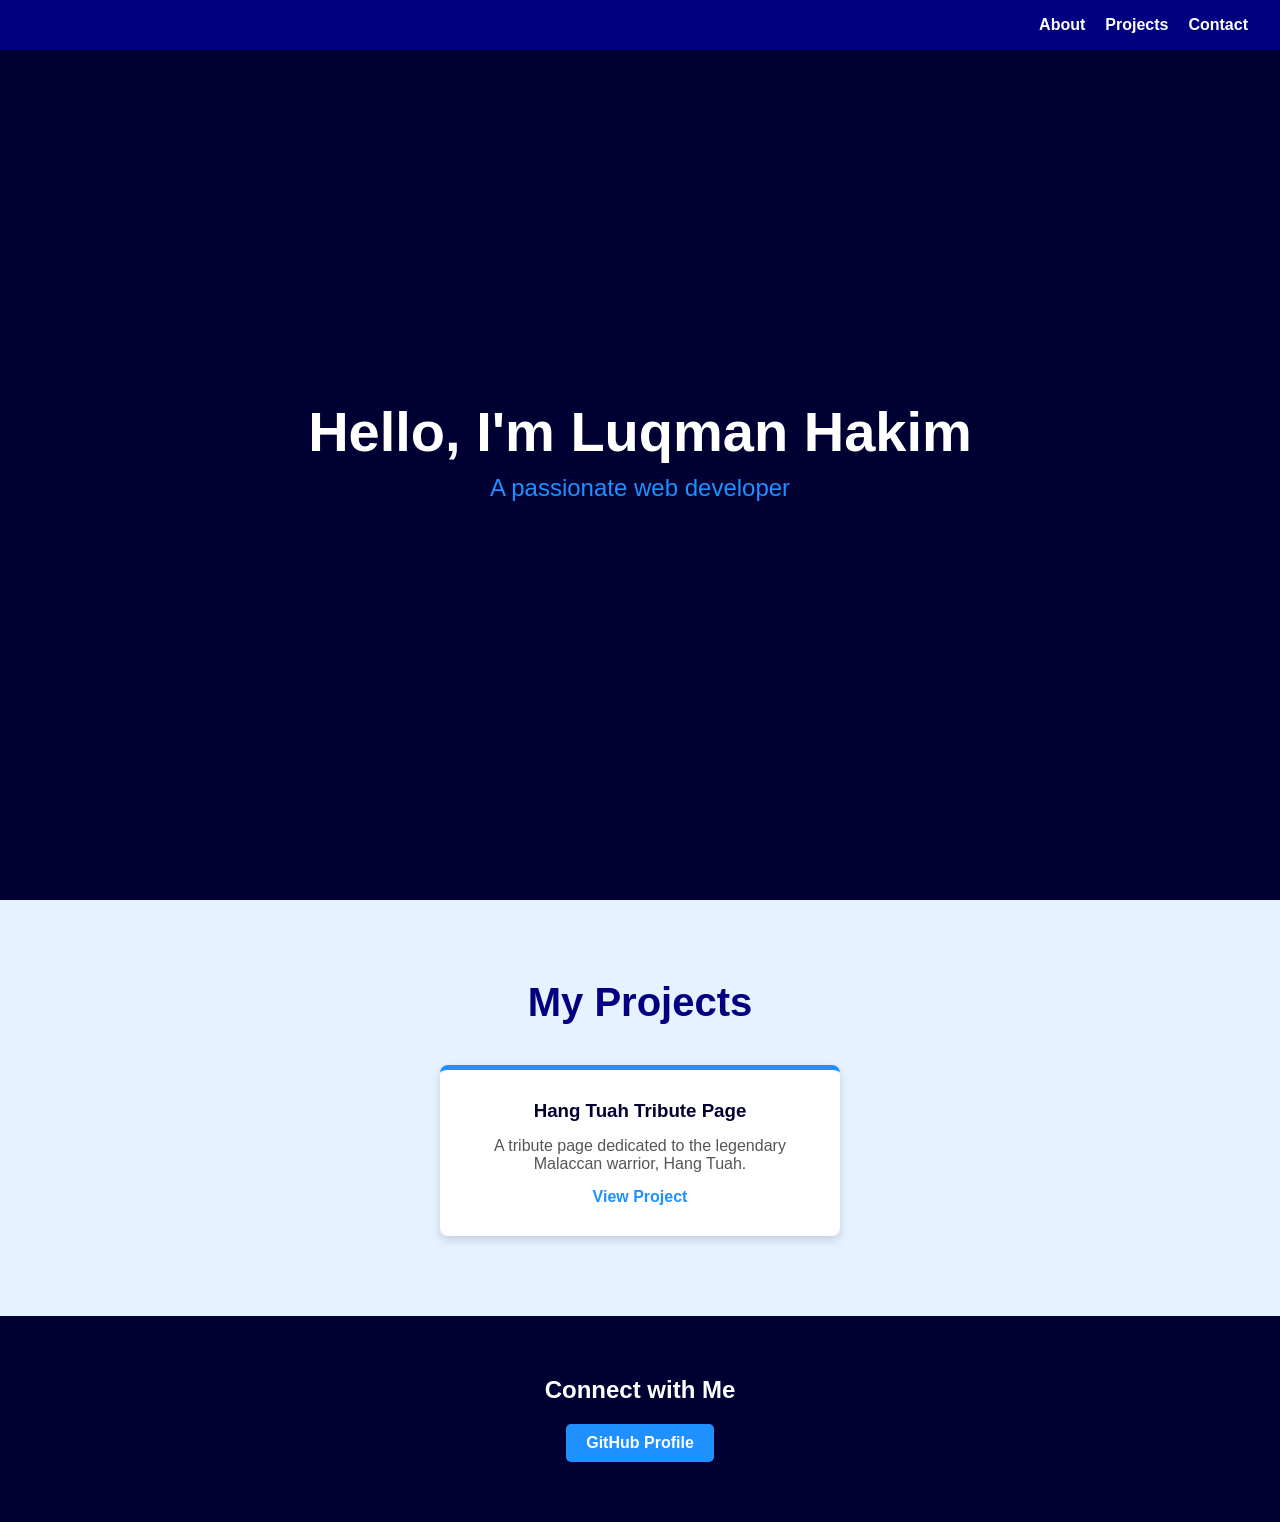
<file: 2025471932_PersonalPortfolio/index.html>
<!DOCTYPE html>
<html lang="en">
  <head>
    <meta charset="UTF-8" />
    <meta name="viewport" content="width=device-width, initial-scale=1.0" />
    <title>Luqman Hakim | Portfolio</title>
    <link rel="stylesheet" href="styles.css" />
  </head>
  <body>

    <nav id="navbar">
      <ul>
        <li><a href="#welcome-section">About</a></li>
        <li><a href="#project-section">Projects</a></li>
        <li><a href="#contact">Contact</a></li>
      </ul>
    </nav>


    <section id="welcome-section">
      <h1>Hello, I'm Luqman Hakim</h1>
      <p>A passionate web developer</p>
    </section>

    <section id="project-section">
      <h2>My Projects</h2>
      <div class="projects-grid">
        <div class="project-tile">
          <h3>Hang Tuah Tribute Page</h3>
          <p>A tribute page dedicated to the legendary Malaccan warrior, Hang Tuah.</p>
          <a href="https://codepen.io/your-tribute-page" target="_blank" rel="noreferrer">View Project</a>
        </div>
      </div>
    </section>

    <section id="contact">
      <h2>Connect with Me</h2>
      <a id="profile-link" href="https://github.com/LuqmanHakim-DX" target="_blank" rel="noreferrer">GitHub Profile</a>
    </section>
  </body>
</html>
</file>
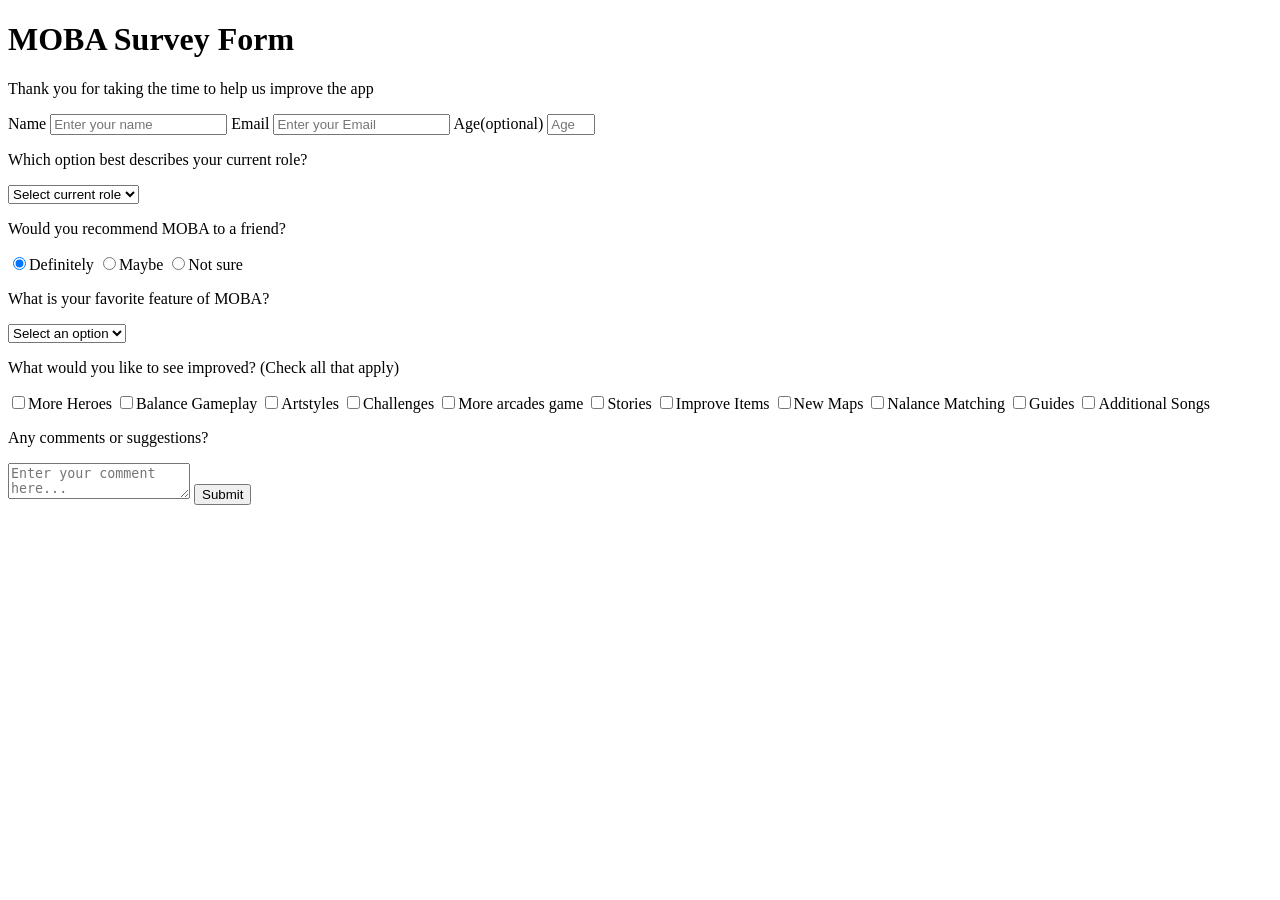
<file: 2025471932_SurveyForm/index.html>
<!DOCTYPE html>
<html lang="en">
  <head>
    <meta charset="UTF-8" />
    <title>Survey Form</title>
  </head>

  <body>
    <h1 id="title">MOBA Survey Form</h1>
    <p id="description">Thank you for taking the time to help us improve the app</p>
    <form id="survey-form">
      <label id="name-label" for="name">Name</label>
      <input type="text" name="name" id="name" class="form-control" placeholder="Enter your name" required="">
      <label id="email-label" for="email">Email</label>
      <input type="email" name="email" id="email" class="form-control" placeholder="Enter your Email" required="">
      <label id="number-label" for="number">Age<span class="clue">(optional)</span></label>
      <input type="number" name="age" id="number" min="10" max="99" class="form-control" placeholder="Age">
      <p>Which option best describes your current role?</p>
      <select id="dropdown" name="role" class="form-control" required="">
        <option disabled="" selected="" value="">Select current role</option>
        <option value="pro">Pro Player</option>
        <option value="casual">Casual Player</option>
        <option value="beginner">Beginner</option>
        <option value="preferNot">Prefer not to say</option>
        <option value="other">Other</option>
      </select>
      <p>Would you recommend MOBA to a friend?</p>
      <label>
        <input name="user-recommend" value="definitely" type="radio" class="input-radio" checked="">Definitely</label>
      <label>
        <input name="user-recommend" value="maybe" type="radio" class="input-radio">Maybe</label>
      <label><input name="user-recommend" value="not-sure" type="radio" class="input-radio">Not sure</label>
        <p>What is your favorite feature of MOBA?</p>
      <select id="most-like" name="mostLike" class="form-control" required="">
        <option disabled="" selected="" value="">Select an option</option>
        <option value="challenges">Challenges</option>
        <option value="arts">Arts</option>
        <option value="gameplay">Gameplay</option>
        <option value="story">Stories</option>
      </select>
      <p>What would you like to see improved?
<span class="clue">(Check all that apply)</span></p>
      <label><input name="prefer" value="more-heroes" type="checkbox" class="input-checkbox">More Heroes</label>
      <label><input name="prefer" value="balance" type="checkbox" class="input-checkbox">Balance Gameplay</label>
      <label><input name="prefer" value="art" type="checkbox" class="input-checkbox">Artstyles</label>
      <label><input name="prefer" value="challenges" type="checkbox" class="input-checkbox">Challenges</label>
      <label><input name="prefer" value="arcades" type="checkbox" class="input-checkbox">More arcades game</label>
      <label><input name="prefer" value="story" type="checkbox" class="input-checkbox">Stories</label>
      <label><input name="prefer" value="items" type="checkbox" class="input-checkbox">Improve Items</label>
      <label><input name="prefer" value="maps" type="checkbox" class="input-checkbox">New Maps</label>
      <label><input name="prefer" value="match" type="checkbox" class="input-checkbox">Nalance Matching</label>
      <label><input name="prefer" value="guide" type="checkbox" class="input-checkbox">Guides</label>
      <label><input name="prefer" value="songs" type="checkbox" class="input-checkbox">Additional Songs</label>
      <p>Any comments or suggestions?</p>
      <textarea id="comments" class="input-textarea" name="comment" placeholder="Enter your comment here..."></textarea>
      
    <button type="submit" id="submit" class="submit-button">Submit</button>
    </form>
</body>
</html>
</file>
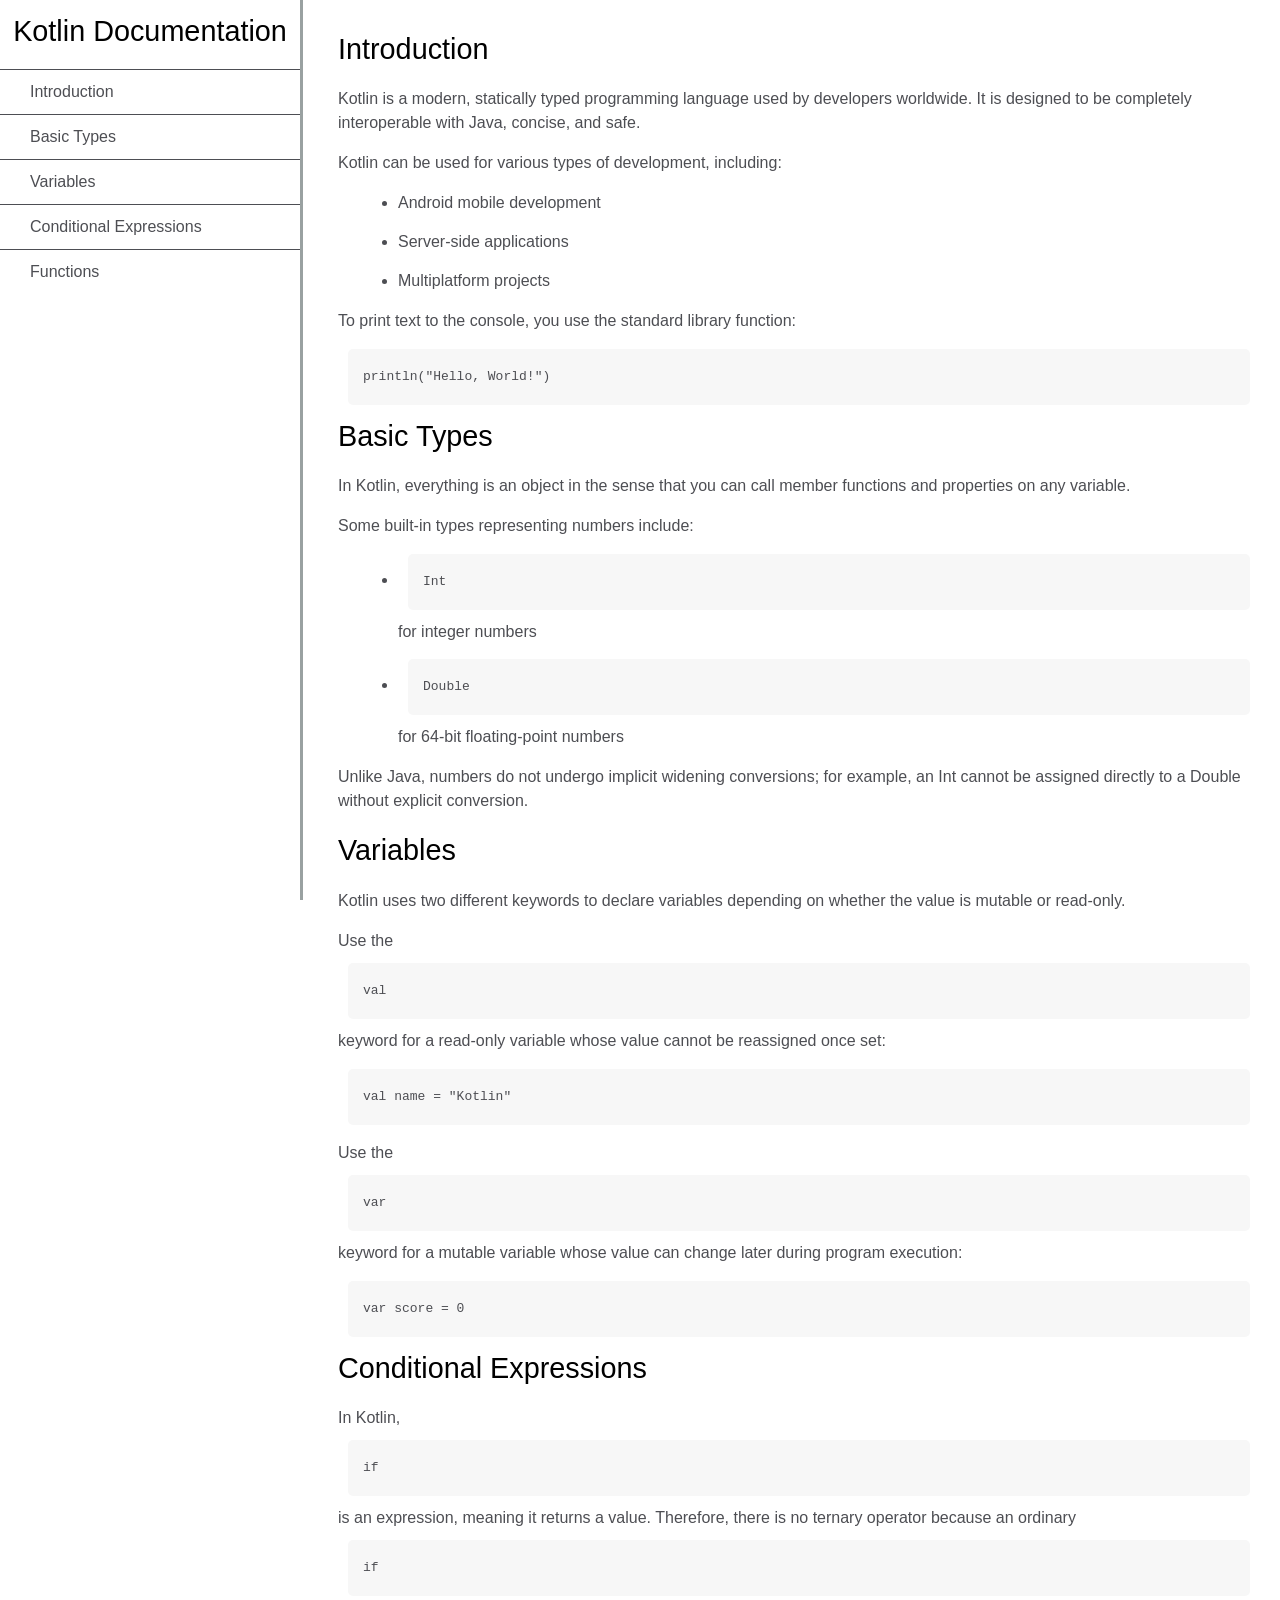
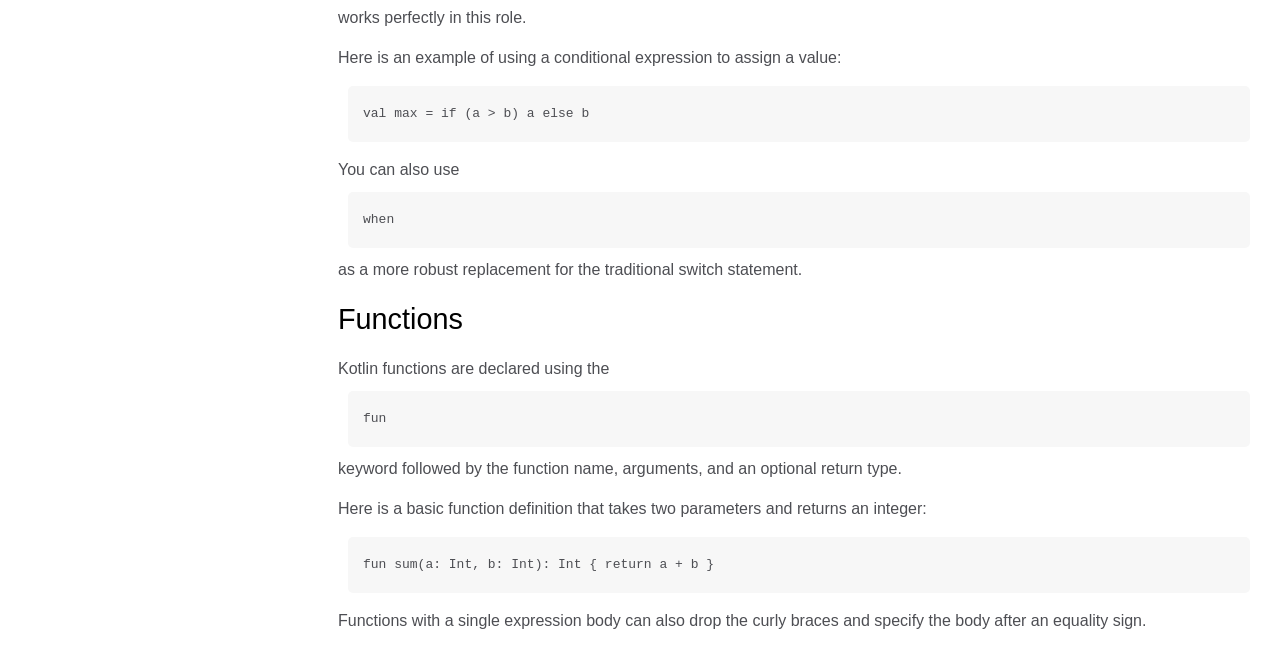
<file: 2025471932_TechnicalDocumentationPage/index.html>
<!DOCTYPE html>
<html lang="en">
  <head>
    <meta charset="UTF-8" />
    <title>Technical Documentation Page</title>
    <link rel="stylesheet" href="styles.css">
  </head>

  

<body>
    <nav id="navbar">
      <header>Kotlin Documentation</header>
        <ul>
          <li><a class="nav-link" href="#Introduction">Introduction</a></li>
          <li><a class="nav-link" href="#Basic_Types">Basic Types</a></li>
          <li><a class="nav-link" href="#Variables">Variables</a></li>
          <li><a class="nav-link" href="#Conditional_Expressions">Conditional Expressions</a></li>
          <li><a class="nav-link" href="#Functions">Functions</a></li>
        </ul>
    </nav>
    <main id="main-doc">
  
    <section class="main-section" id="Introduction">
      <header>Introduction</header>
      <p>Kotlin is a modern, statically typed programming language used by developers worldwide. It is designed to be completely interoperable with Java, concise, and safe.</p>
      <p>Kotlin can be used for various types of development, including:</p>
      <ul>
        <li>Android mobile development</li>
        <li>Server-side applications</li>
        <li>Multiplatform projects</li>
      </ul>
      <p>To print text to the console, you use the standard library function:</p>
      <code>println("Hello, World!")</code>
    </section>

    <section class="main-section" id="Basic_Types">
      <header>Basic Types</header>
      <p>In Kotlin, everything is an object in the sense that you can call member functions and properties on any variable.</p>
      <p>Some built-in types representing numbers include:</p>
       <ul>
        <li><code>Int</code> for integer numbers</li>
        <li><code>Double</code> for 64-bit floating-point numbers</li>
      </ul>
      <p>Unlike Java, numbers do not undergo implicit widening conversions; for example, an Int cannot be assigned directly to a Double without explicit conversion.</p>
    </section>

    <section class="main-section" id="Variables">
      <header>Variables</header>
      <p>Kotlin uses two different keywords to declare variables depending on whether the value is mutable or read-only.</p>
      <p>Use the <code>val</code> keyword for a read-only variable whose value cannot be reassigned once set:</p>
      <code>val name = "Kotlin"</code>
      <p>Use the <code>var</code> keyword for a mutable variable whose value can change later during program execution:</p>
      <code>var score = 0</code>
    </section>

    <section class="main-section" id="Conditional_Expressions">
      <header>Conditional Expressions</header>
      <p>In Kotlin, <code>if</code> is an expression, meaning it returns a value. Therefore, there is no ternary operator because an ordinary <code>if</code> works perfectly in this role.</p>
      <p>Here is an example of using a conditional expression to assign a value:</p>
      <code>val max = if (a > b) a else b</code>
      <p>You can also use <code>when</code> as a more robust replacement for the traditional switch statement.</p>
    </section>

    <section class="main-section" id="Functions">
      <header>Functions</header>
      <p>Kotlin functions are declared using the <code>fun</code> keyword followed by the function name, arguments, and an optional return type.</p>
      <p>Here is a basic function definition that takes two parameters and returns an integer:</p>
      <code>fun sum(a: Int, b: Int): Int { return a + b }</code>
      <p>Functions with a single expression body can also drop the curly braces and specify the body after an equality sign.</p>
    </section>

  </main>
  
</body>

</html>
</file>
<file: 2025471932_PersonalPortfolio/styles.css>
/* Base styles and resets */
* {
  box-sizing: border-box;
  margin: 0;
  padding: 0;
}

html {
  scroll-behavior: smooth;
  font-family: Arial, sans-serif;
}

/* Navbar styles */
#navbar {
  position: fixed;
  top: 0;
  left: 0;
  width: 100%;
  background-color: #000080; /* Navy Blue */
  z-index: 1000;
}

#navbar ul {
  display: flex;
  justify-content: flex-end;
  list-style: none;
  padding: 1rem 2rem;
}

#navbar a {
  color: #ffffff;
  text-decoration: none;
  margin-left: 20px;
  font-weight: bold;
  transition: color 0.3s ease;
}

#navbar a:hover {
  color: #00bfff; /* Bright Blue accent on hover */
}

/* Welcome Section styles */
#welcome-section {
  display: flex;
  flex-direction: column;
  justify-content: center;
  align-items: center;
  height: 100vh;
  background-color: #000033; /* Very Dark Blue */
  color: #ffffff;
  text-align: center;
}

#welcome-section h1 {
  font-size: 3.5rem;
  margin-bottom: 10px;
}

#welcome-section p {
  font-size: 1.5rem;
  color: #1e90ff; /* Dodger Blue */
}

/* Projects Section styles */
#project-section {
  padding: 80px 20px;
  background-color: #e6f2ff; /* Light bluish background for contrast */
  text-align: center;
}

#project-section h2 {
  font-size: 2.5rem;
  margin-bottom: 40px;
  color: #000080; /* Navy Blue */
}

.projects-grid {
  display: flex;
  justify-content: center;
  gap: 20px;
}

.project-tile {
  background: #ffffff;
  padding: 30px;
  border-radius: 8px;
  box-shadow: 0 4px 10px rgba(0, 0, 51, 0.15);
  max-width: 400px;
  width: 100%;
  border-top: 5px solid #1e90ff; /* Blue accent border */
}

.project-tile h3 {
  margin-bottom: 15px;
  color: #000033; /* Dark Blue */
}

.project-tile p {
  color: #555555;
}

.project-tile a {
  display: inline-block;
  margin-top: 15px;
  color: #1e90ff; /* Blue link */
  text-decoration: none;
  font-weight: bold;
  transition: color 0.3s ease;
}

.project-tile a:hover {
  color: #000080; /* Changes to Navy Blue on hover */
}

/* Contact Section styles */
#contact {
  padding: 60px 20px;
  background-color: #000033; /* Dark Blue */
  color: #ffffff;
  text-align: center;
}

#contact h2 {
  margin-bottom: 20px;
}

#profile-link {
  color: #ffffff;
  background-color: #1e90ff; /* Blue Button */
  padding: 10px 20px;
  text-decoration: none;
  border-radius: 5px;
  font-weight: bold;
  transition: background-color 0.3s ease;
  display: inline-block;
}

#profile-link:hover {
  background-color: #0056b3; /* Darker blue on hover */
}

/* Media Query for smaller screens */
@media (max-width: 768px) {
  #welcome-section h1 {
    font-size: 2.5rem;
  }
  
  #navbar ul {
    justify-content: center;
  }
}
</file>
<file: 2025471932_TechnicalDocumentationPage/styles.css>
html,
body {
  min-width: 290px;
  color: #4d4e53;
  background-color: #ffffff;
  font-family: 'Open Sans', Arial, sans-serif;
  line-height: 1.5;
}

#navbar {
  position: fixed;
  min-width: 290px;
  top: 0px;
  left: 0px;
  width: 300px;
  height: 100%;
  border-right: solid;
  border-color: rgba(0, 22, 22, 0.4);
}

header {
  color: black;
  margin: 10px;
  text-align: center;
  font-size: 1.8em;
  font-weight: thin;
}

#main-doc header {
  text-align: left;
  margin: 0px;
}

#navbar ul {
  height: 88%;
  padding: 0;
  overflow-y: auto;
  overflow-x: hidden;
}

#navbar li {
  color: #4d4e53;
  border-top: 1px solid;
  list-style: none;
  position: relative;
  width: 100%;
}

#navbar a {
  display: block;
  padding: 10px 30px;
  color: #4d4e53;
  text-decoration: none;
  cursor: pointer;
}

#main-doc {
  position: absolute;
  margin-left: 310px;
  padding: 20px;
  margin-bottom: 110px;
}

section article {
  color: #4d4e53;
  margin: 15px;
  font-size: 0.96em;
}

section li {
  margin: 15px 0px 0px 20px;
}

code {
  display: block;
  text-align: left;
  white-space: pre-line;
  position: relative;
  word-break: normal;
  word-wrap: normal;
  line-height: 2;
  background-color: #f7f7f7;
  padding: 15px;
  margin: 10px;
  border-radius: 5px;
}

@media only screen and (max-width: 815px) {
  #navbar ul {
    border: 1px solid;
    height: 207px;
  }

  #navbar {
    background-color: white;
    position: absolute;
    top: 0;
    padding: 0;
    margin: 0;
    width: 100%;
    max-height: 275px;
    border: none;
    z-index: 1;
    border-bottom: 2px solid;
  }

  #main-doc {
    position: relative;
    margin-left: 0px;
    margin-top: 270px;
  }
}

@media only screen and (max-width: 400px) {
  #main-doc {
    margin-left: -10px;
  }

  code {
    margin-left: -20px;
    width: 100%;
    padding: 15px;
    padding-left: 10px;
    padding-right: 45px;
    min-width: 233px;
  }
}
</file>
